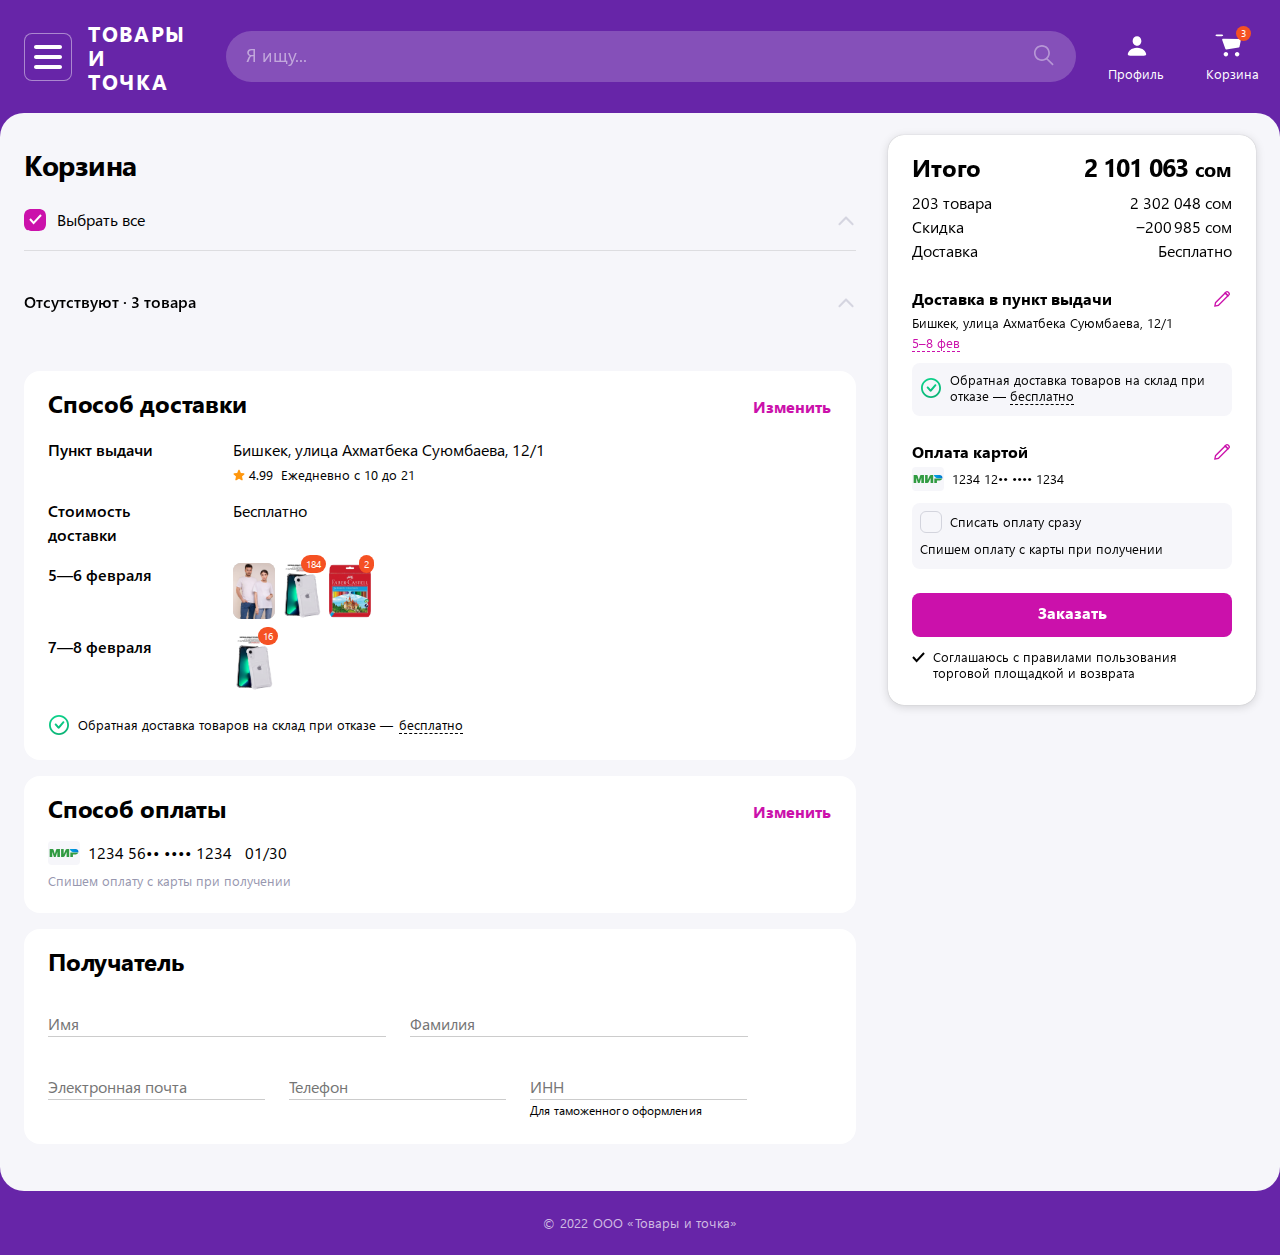
<file: index.html>
<!DOCTYPE html>
<html lang="ru">
  <head>
    <meta charset="UTF-8" />
    <meta name="viewport" content="width=device-width, initial-scale=1.0" />
    <title>ТОВАРЫ И ТОЧКА</title>
    <link rel="stylesheet" href="./css/normalize.css" />
    <link rel="stylesheet" href="./css/fonts.css" />
    <link rel="stylesheet" href="./css/style.css" />
    <link rel="stylesheet" href="./css/header.css" />
    <link rel="stylesheet" href="./css/basket.css" />
    <link rel="stylesheet" href="./css/placing.css" />
    <link rel="stylesheet" href="./css/sidebar.css" />
    <link rel="stylesheet" href="./css/footer.css" />
    <link rel="stylesheet" href="./css/modal.css" />
    <link rel="stylesheet" href="./css/1023px.css" />
    <link rel="stylesheet" href="./css/576px.css" />
    <link rel="stylesheet" href="./css/helpers.css" />
  </head>
  <body>
    <header class="header">
      <div class="container header__container">
        <div class="header__catalog-logo">
          <button type="submit" class="catalog-btn"></button>
          <div class="header__logo">
            <h1 class="logo bold">Товары и точка</h1>
          </div>
        </div>
        <div class="search">
          <input type="text" class="search__input" placeholder="Я ищу..." />
          <button type="submit" class="search-btn"></button>
        </div>
        <div class="navbar">
          <div class="navbar__item">
            <div class="navbar__icon">
              <img class="icon__svg" src="./img/profile.svg" alt="" />
            </div>
            <span class="icons-description">Профиль</span>
          </div>
          <div class="navbar__item">
            <div class="navbar__icon navbar__icon_basket">
              <img class="icon__svg" src="./img/cart.svg" alt="" />
              <span class="basket-label">3</span>
            </div>
            <span class="icons-description">Корзина</span>
          </div>
        </div>
      </div>
    </header>
    <main class="container main-container">
      <div class="content">
        <div class="basket">
          <h1 class="basket__header bold">Корзина</h1>
          <p id="emptyCard" class="display-none semi-bold">
            В корзине пока пусто
          </p>
          <div class="accordion" id="accordionGoods">
            <div class="accordion__choose">
              <input
                class="checkbox-label checkbox-label-choose"
                id="checkbox-choose"
                type="checkbox"
                checked
              />
              <label
                class="label-checkbox accordion__header"
                for="checkbox-choose"
                >Выбрать все</label
              >
            </div>
            <span
              class="accordion__header-hide accordion__header-hide_hidden semi-bold"
              >266 товаров · 2 100 569 сом</span
            >
            <div class="accordion__hide-btn">
              <button class="hide-btn hide-btn-instock"></button>
            </div>
          </div>
          <div class="basket__list basket__list-instock basket__list_overflow">
            <template id="list-item-template">
              <div class="list-item list-item-instock" data-item="true">
                <div class="list-item__goods">
                  <div class="list-item__goods-img">
                    <div class="goods-img__checkbox">
                      <input
                        class="checkbox-label checkbox-item"
                        id=""
                        type="checkbox"
                        name="goods"
                        checked
                      />
                      <label class="label-checkbox checkbox-mob" for=""></label>
                    </div>
                    <img class="content-img" src=" " alt="" />
                  </div>
                  <div class="list-item__goods-info">
                    <div class="list-item__price_mobile">
                      <div class="list-item__price-new">
                        <span class="price-new__digit bold"></span>
                        <span class="price-new__valute bold">сом</span>
                      </div>
                      <span class="list-item__price-sale gray"
                        ><span class="price-sale-count"></span> сом</span
                      >
                    </div>
                    <span class="goods-info__title"></span>
                    <div class="goods-info__properties">
                      <span class="color"></span>
                      <span class="good-size"></span>
                    </div>
                    <div class="comstore gray">
                      <span class="storage"></span>
                      <div class="comstore__company">
                        <span class="comstore__company-name"></span>
                        <span class="icon-i">
                          <div class="tooltip tooltip-i">
                            <span class="tooltip-name bold"></span>
                            <span class="ogrn"></span>
                            <span class="addr"></span>
                          </div>
                        </span>
                      </div>
                    </div>
                  </div>
                </div>
                <div class="list-item__right">
                  <div class="list-item__remainder">
                    <div class="counter">
                      <span class="counter__sign counter__sign_minus">−</span>
                      <span class="counter__count"
                        ><input
                          class="counter__input"
                          type="number"
                          value=""
                          disabled
                      /></span>
                      <span class="counter__sign counter__sign_plus">+</span>
                    </div>
                    <span class="count-cood"></span>
                    <span class="remainder-alert remainder-alert_hidden"></span>
                    <div class="remainder__icons">
                      <button class="action-icon hearth"></button>
                      <button class="action-icon delete"></button>
                    </div>
                  </div>
                  <div class="list-item__price">
                    <div class="list-item__price-new">
                      <span class="price-new__digit bold"></span>
                      <span class="price-new__valute bold">сом</span>
                    </div>
                    <span class="list-item__price-sale gray">
                      <span class="price-sale-count"></span> сом
                      <div class="tooltip tooltip-sale">
                        <div class="tooltip-sale__header">
                          <span>Скидка 55%</span>
                          <span>Скидка покупателя 10%</span>
                        </div>
                        <div class="tooltip-sale__cont">
                          <span>−300 сом</span>
                          <span>−30 сом</span>
                        </div>
                      </div>
                    </span>
                  </div>
                </div>
              </div>
            </template>
          </div>
        </div>
        <div class="basket basket__soldout">
          <div class="solduot__header semi-bold">
            <span>Отсутствуют · 3 товара</span>
            <div class="accordion__hide-btn">
              <button class="hide-btn hide-btn-soldout"></button>
            </div>
          </div>
          <div class="basket__list basket__list-soldout gray">
            <div class="list-item solduot__list-item list-item-mob">
              <div class="list-item__goods">
                <div class="list-item__goods-img">
                  <img
                    class="content-img content-img_soldout"
                    src="./img/content/tshirt.png"
                    alt=""
                  />
                </div>
                <div class="list-item__goods-info">
                  <span class="goods-info__title goods-info__title_width"
                    >Футболка UZcotton мужская</span
                  >
                  <div class="goods-info__properties">
                    <span>Цвет: белый</span>
                    <span class="good-size">Размер: 56</span>
                  </div>
                </div>
              </div>
              <div class="list-item__right list-item__right-mob">
                <div class="soldout__right">
                  <div class="remainder__icons remainder__icons-mob">
                    <button class="action-icon hearth"></button>
                    <button class="action-icon delete solduot__delete"></button>
                  </div>
                </div>
              </div>
            </div>
            <div class="list-item solduot__list-item list-item-mob">
              <div class="list-item__goods">
                <div class="list-item__goods-img">
                  <img
                    class="content-img content-img_soldout"
                    src="./img/content/case.png"
                    alt=""
                  />
                </div>
                <div class="list-item__goods-info">
                  <span class="goods-info__title goods-info__title_width"
                    >Силиконовый чехол картхолдер (отверстия) для карт,
                    прозрачный кейс бампер на Apple iPhone XR, MobiSafe</span
                  >
                  <div class="goods-info__properties">
                    <span>Цвет: прозрачный</span>
                    <span class="good-size"></span>
                  </div>
                </div>
              </div>
              <div class="list-item__right list-item__right-mob">
                <div class="soldout__right">
                  <div class="remainder__icons remainder__icons-mob">
                    <button class="action-icon hearth"></button>
                    <button class="action-icon delete solduot__delete"></button>
                  </div>
                </div>
              </div>
            </div>
            <div class="list-item solduot__list-item list-item-mob">
              <div class="list-item__goods">
                <div class="list-item__goods-img">
                  <img
                    class="content-img content-img_soldout"
                    src="./img/content/pencils.png"
                    alt=""
                  />
                </div>
                <div class="list-item__goods-info">
                  <span class="goods-info__title goods-info__title_width"
                    >Карандаши цветные Faber-Castell "Замок", набор 24 цвета,
                    заточенные, шестигранные, Faber-Castell</span
                  >
                </div>
              </div>
              <div class="list-item__right list-item__right-mob">
                <div class="soldout__right">
                  <div class="remainder__icons remainder__icons-mob">
                    <button class="action-icon hearth"></button>
                    <button class="action-icon delete solduot__delete"></button>
                  </div>
                </div>
              </div>
            </div>
          </div>
        </div>
        <div class="placing">
          <div class="placing__item delivery">
            <div class="delivery__method">
              <div class="placing__header bold">
                Способ доставки
                <button class="change-btn bold" id="modalDeliveryPlacing">
                  Изменить
                </button>
              </div>
              <div class="delivery__list">
                <div class="delivery__item">
                  <span
                    class="delivery__item-header delivery__item-header-point semi-bold"
                    >Пункт выдачи</span
                  >
                  <div class="item__point">
                    <span class="point__addr"
                      >Бишкек, улица Ахматбека Суюмбаева, 12/1</span
                    >
                    <div class="point__rating">
                      <img src="./img/star.svg" alt="" />
                      <span class="rating__star">4.99</span> Ежедневно с 10 до
                      21
                    </div>
                  </div>
                </div>
                <div class="delivery__item">
                  <span class="delivery__item-header semi-bold"
                    >Стоимость доставки</span
                  >
                  <span class="delivery__item-cost">Бесплатно</span>
                </div>
                <div class="delivery__item" id="delivery">
                  <span class="delivery__item-header semi-bold"
                    >5—6 февраля</span
                  >
                  <div class="delivery__item-goods">
                    <div class="item-goods__good" id="item_1">
                      <img
                        class="item1 item-goods__good-img"
                        src="./img/content/tshirt.png"
                        alt=""
                      />
                      <span id="item-1" class="item-goods__good-label"></span>
                    </div>
                    <div class="item-goods__good" id="item_2">
                      <img
                        class="item2 item-goods__good-img"
                        src="./img/content/case.png"
                        alt=""
                      />
                      <span id="item-2" class="item-goods__good-label"
                        >184</span
                      >
                    </div>
                    <div class="item-goods__good" id="item_3">
                      <img
                        class="item3 item-goods__good-img"
                        src="./img/content/pencils.png"
                        alt=""
                      />
                      <span id="item-3" class="item-goods__good-label">2</span>
                    </div>
                  </div>
                </div>
                <div class="delivery__item" id="delivery-other">
                  <span class="delivery__item-header semi-bold"
                    >7—8 февраля</span
                  >
                  <div class="delivery__item-goods">
                    <div class="item-goods__good">
                      <img
                        class="item2 item-goods__good-img"
                        src="./img/content/case.png"
                        alt=""
                      />
                      <span id="item-4" class="item2 item-goods__good-label"
                        >16</span
                      >
                    </div>
                  </div>
                </div>
              </div>
            </div>
            <div class="delivery__return">
              <img src="./img/price-shipping.svg" alt="" />
              <span
                >Обратная доставка товаров на склад при отказе —
                <span class="delivery__return-free"
                  >бесплатно
                  <div class="tooltip tooltip-free tooltip-free-delivery">
                    Если товары вам не подойдут, мы вернем их обратно на склад —
                    это бесплатно
                  </div>
                </span></span
              >
            </div>
          </div>
          <div class="placing__item payment">
            <div class="payment__content">
              <div class="placing__header bold">
                Способ оплаты
                <button class="change-btn bold" id="modalPayPlacing">
                  Изменить
                </button>
              </div>
              <div class="payment__card">
                <div class="payment__card-system placing__payment__card-system">
                  <img src="./img/payment-system.svg" alt="" />
                </div>
                <span class="payment__card-number">1234 56•• •••• 1234</span>
                01/30
              </div>
            </div>
            <span class="payment__description gray"
              >Спишем оплату с карты при получении</span
            >
          </div>
          <div class="placing__item recepient">
            <span class="placing__header bold">Получатель</span>
            <div class="recepient__list">
              <div class="recepient__userdata recepient__userdata_top">
                <label class="userdata__label-top gray" for="name">Имя</label>
                <input
                  class="userdata__input"
                  type="text"
                  name="name"
                  id="name"
                  placeholder="Имя"
                  autocomplete="given-name"
                />
                <label
                  class="userdata__label-bottom"
                  for="name"
                  id="namebottom"
                ></label>
              </div>
              <div class="recepient__userdata recepient__userdata_top">
                <label class="userdata__label-top gray" for="lastname"
                  >Фамилия</label
                >
                <input
                  class="userdata__input"
                  type="text"
                  name="lastname"
                  id="lastname"
                  placeholder="Фамилия"
                />
                <label
                  class="userdata__label-bottom"
                  for="lastname"
                  id="lastnamebottom"
                ></label>
              </div>
              <div class="recepient__userdata recepient__userdata_bottom">
                <label class="userdata__label-top gray" for="email"
                  >Почта</label
                >
                <input
                  class="userdata__input"
                  type="email"
                  name="email"
                  id="email"
                  placeholder="Электронная почта"
                  autocomplete="email"
                />
                <label
                  class="userdata__label-bottom"
                  for="email"
                  id="emailbottom"
                ></label>
              </div>
              <div class="recepient__userdata recepient__userdata_bottom">
                <label class="userdata__label-top gray" for="tel"
                  >Телефон</label
                >
                <input
                  class="userdata__input"
                  type="tel"
                  name="tel"
                  id="tel"
                  placeholder="Телефон"
                  maxlength="30"
                  autocomplete="tel"
                />
                <label
                  class="userdata__label-bottom"
                  for="tel"
                  id="telbottom"
                ></label>
              </div>
              <div class="recepient__userdata recepient__userdata_bottom">
                <label class="userdata__label-top gray" for="inn">ИНН</label>
                <input
                  class="userdata__input"
                  type="number"
                  name="inn"
                  id="inn"
                  placeholder="ИНН"
                />
                <label
                  class="userdata__label-bottom userdata__label-bottom_inn"
                  id="innbottom"
                  for="inn"
                  >Для таможенного оформления</label
                >
              </div>
            </div>
          </div>
        </div>
      </div>
      <div class="sidebar">
        <div class="sidebar__content">
          <div class="sidebar__content cost">
            <div class="cost-header bold">
              <span class="cost-header-left">Итого</span>
              <span class="cost-header-right"
                ><span class="cost-header-number" id="animatedNumber"
                  >2 101 063 </span
                ><span class="cost-header-valute">сом</span></span
              >
            </div>
            <div class="cost-list">
              <div class="cost-item">
                <span class="amount-all">203 товара</span>
                <span class="cost-no-sale">2 302 048 сом</span>
              </div>
              <div class="cost-item">
                <span>Скидка</span>
                <span class="cost-sale">−200 985 сом</span>
              </div>
              <div class="cost-item">
                <span>Доставка</span>
                <span>Бесплатно</span>
              </div>
            </div>
          </div>
          <div class="sidebar-delivery">
            <div class="sidebar-delivery__point">
              <div class="point__header bold">
                <span class="point__header-sidebar"
                  >Доставка в пункт выдачи</span
                >
                <button class="edit-btn" id="modalDeliverySidebar"></button>
              </div>
              <span class="point__addr-sidebar"
                >Бишкек, улица Ахматбека Суюмбаева, 12/1</span
              >
              <span class="point__data">5–8 фев</span>
            </div>
            <div class="sidebar-delivery__return">
              <img src="./img/price-shipping.svg" alt="" />
              <span
                >Обратная доставка товаров на склад при отказе —
                <span
                  class="delivery__return-free sidebar-delivery__return-free"
                  >бесплатно
                  <div class="tooltip tooltip-free">
                    Если товары вам не подойдут, мы вернем их обратно на склад —
                    это бесплатно
                  </div>
                </span></span
              >
            </div>
          </div>
          <div class="sidebar-payment">
            <div class="sidebar-payment-top">
              <div class="point__header bold">
                Оплата картой
                <button class="edit-btn" id="modalPaySidebar"></button>
              </div>
              <div class="payment__card">
                <div class="payment__card-system sidebar__payment__card-system">
                  <img src="./img/payment-system.svg" alt="" />
                </div>
                <span class="sidebar-payment-card">1234 12•• •••• 1234</span>
              </div>
            </div>
            <div class="sidebar-payment-bottom">
              <input class="checkbox-label" id="checkbox-pay" type="checkbox" />
              <label class="label-checkbox" for="checkbox-pay"
                >Списать оплату сразу</label
              >
              <span class="sidebar-payment-description"
                >Спишем оплату с карты при получении</span
              >
            </div>
          </div>
        </div>
        <div class="sidebar__btn">
          <button class="btn__to-order bold" id="submit-button">
            Заказать
          </button>
          <div class="btn__description">
            <img src="./img/check.svg" alt="" />
            Соглашаюсь с правилами пользования торговой площадкой и возврата
          </div>
        </div>
      </div>
    </main>
    <footer>
      <div class="container footer-container">
        <div class="footer-content">
          <p class="footer-description">
            © 2022 ООО <span class="footer-logo">«Товары и точка»</span>
          </p>
        </div>
      </div>
    </footer>
    <div class="tabbar-mob">
      <a class="tabbar__link" href=""
        ><span class="tabbar__icon main-svg"></span
      ></a>
      <a class="tabbar__link" href=""
        ><span class="tabbar__icon catalog-svg"></span
      ></a>
      <a class="tabbar__link" href=""
        ><span class="tabbar__icon cart-svg"
          ><span class="tabbar__label">3</span></span
        ></a
      >
      <a class="tabbar__link" href=""
        ><span class="tabbar__icon favorites-svg"></span
      ></a>
      <a class="tabbar__link" href=""
        ><span class="tabbar__icon profile-svg"></span
      ></a>
    </div>
    <div id="modalPay" class="modal modal-pay">
      <div class="modal__header">
        <span class="modal__header-text bold">Способ оплаты</span>
        <button class="close-modal-button" id="modalPayCloseTop"></button>
      </div>
      <div class="modal-pay__content">
        <div class="modal-pay__content-cards">
          <div class="card-item">
            <input
              type="radio"
              class="card-item-btn"
              id="card-1"
              name="cards"
              value="option1"
              checked
            />
            <label class="card-item-btn-label" for="card-1">
              <span class="card-label">
                <span class="card-label-icon">
                  <img src="./img/payment-system.svg" alt="" />
                </span>
              </span>
              <span class="card-number"> 1234 56•• •••• 1234 </span>
            </label>
          </div>
          <div class="card-item">
            <input
              type="radio"
              class="card-item-btn"
              id="card-2"
              name="cards"
              value="option1"
            />
            <label class="card-item-btn-label" for="card-2">
              <span class="card-label">
                <img src="./img/visa.svg" alt="" />
              </span>
              <span class="card-number"> 1234 56•• •••• 1235 </span>
            </label>
          </div>
          <div class="card-item">
            <input
              type="radio"
              class="card-item-btn"
              id="card-3"
              name="cards"
              value="option1"
            />
            <label class="card-item-btn-label" for="card-3">
              <span class="card-label">
                <img src="./img/mastercard.svg" alt="" />
              </span>
              <span class="card-number"> 1234 56•• •••• 1236 </span>
            </label>
          </div>
          <div class="card-item">
            <input
              type="radio"
              class="card-item-btn"
              id="card-4"
              name="cards"
              value="option1"
            />
            <label class="card-item-btn-label" for="card-4">
              <span class="card-label">
                <img src="./img/maestro.svg" alt="" />
              </span>
              <span class="card-number"> 1234 56•• •••• 1237 </span>
            </label>
          </div>
        </div>
      </div>
      <div class="modal-pay__bottom">
        <button class="modal-pay__bottom-btn bold" id="modalPayCloseBottom">
          Выбрать
        </button>
      </div>
    </div>
    <div id="overlay" class="overlay"></div>

    <div id="modalDelivery" class="modal modaldelivery">
      <div class="modal__header">
        <span class="modal-pay__header-text bold">Способ доставки</span>
        <button class="close-modal-button" id="modalDeliveryCloseTop"></button>
      </div>
      <div class="modaldelivery__content">
        <div class="tabs">
          <div class="tab bold" id="opentab1">В пункт выдачи</div>
          <div class="tab bold" id="opentab2">Курьером</div>
        </div>

        <div id="tab2" class="tab-content">
          <div class="tab-content__header bold">Мои адреса</div>
          <div class="tab-item-courrier">
            <input
              type="radio"
              class="card-item-btn radio-btn-tab"
              id="courrier1"
              name="tab-courrier"
            />
            <label class="card-item-btn-label" for="courrier1">
              <span class="tab-label-courrier tab-point-courrier">
                Бишкек, улица Табышалиева, 57
              </span>
            </label>
            <button class="action-icon delete"></button>
          </div>
          <div class="tab-item-courrier">
            <input
              type="radio"
              class="card-item-btn radio-btn-tab"
              id="courrier2"
              name="tab-courrier"
            />
            <label class="card-item-btn-label" for="courrier2">
              <span class="tab-label-courrier tab-point-courrier">
                Бишкек, улица Жукеева-Пудовкина, 77/1
              </span>
            </label>
            <button class="action-icon delete"></button>
          </div>
          <div class="tab-item-courrier">
            <input
              type="radio"
              class="card-item-btn radio-btn-tab"
              id="courrier3"
              name="tab-courrier"
            />
            <label class="card-item-btn-label" for="courrier3">
              <span class="tab-label-courrier tab-point-courrier">
                Бишкек, микрорайон Джал, улица Ахунбаева Исы, 67/1
              </span>
            </label>
            <button class="action-icon delete"></button>
          </div>
        </div>

        <div id="tab1" class="tab-content">
          <div class="tab-content__header bold">Мои адреса</div>
          <div class="tab-item-courrier">
            <input
              type="radio"
              class="card-item-btn radio-btn-tab"
              id="point1"
              name="tab-point"
            />
            <label class="card-item-btn-label item-btn-courrier" for="point1">
              <div class="tab-label-courrier">
                <span class="tab-point-select"
                  >г. Бишкек, микрорайон Джал, улица Ахунбаева Исы, д.
                  67/1</span
                >
                <div class="courrier_rating gray">
                  <img src="./img/star.svg" alt="" />Пункт выдачи
                </div>
              </div>
            </label>
            <button class="action-icon delete"></button>
          </div>
          <div class="tab-item-courrier">
            <input
              type="radio"
              class="card-item-btn radio-btn-tab"
              id="point2"
              name="tab-point"
            />
            <label class="card-item-btn-label item-btn-courrier" for="point2">
              <div class="tab-label-courrier">
                <span class="tab-point-select"
                  >г. Бишкек, микрорайон Джал, улица Ахунбаева Исы, д.
                  67/1</span
                >
                <div class="courrier_rating gray">
                  <img src="./img/star.svg" alt="" /><span class="rating__star"
                    >4.99</span
                  >Пункт выдачи
                </div>
              </div>
            </label>
            <button class="action-icon delete"></button>
          </div>
          <div class="tab-item-courrier">
            <input
              type="radio"
              class="card-item-btn radio-btn-tab"
              id="point3"
              name="tab-point"
            />
            <label class="card-item-btn-label item-btn-courrier" for="point3">
              <div class="tab-label-courrier">
                <span class="tab-point-select"
                  >г. Бишкек, улица Табышалиева, д. 57</span
                >
                <div class="courrier_rating gray">
                  <img src="./img/star.svg" alt="" /><span class="rating__star"
                    >4.99</span
                  >Пункт выдачи
                </div>
              </div>
            </label>
            <button class="action-icon delete"></button>
          </div>
        </div>
      </div>
      <div class="modal-pay__bottom">
        <button
          class="modal-pay__bottom-btn bold select-point"
          id="modalDeliveryCloseBottom"
        >
          Выбрать
        </button>
      </div>
    </div>
    <script src="./js/data.js"></script>
    <script src="./js/item.js"></script>
    <script src="./js/main.js"></script>
    <script src="./js/modalHandler.js"></script>
    <script src="./js/basket.js"></script>
    <script src="./js/valid.js"></script>
  </body>
</html>
</file>
<file: css/fonts.css>
@font-face {
  font-family: 'Segoe UI';
  font-weight: 700;
  src: url('./../fonts/SegoeUI-Bold.woff2') format('woff2'),
    url('./../fonts/SegoeUI-Bold.woff') format('woff');
}

@font-face {
  font-family: 'Segoe UI';
  font-weight: 400;
  src: url('./../fonts/SegoeUI-Regular.woff2') format('woff2'),
    url('./../fonts/SegoeUI-Regular.woff') format('woff');
}

@font-face {
  font-family: 'Segoe UI';
  font-weight: 600;
  src: url('./../fonts/SegoeUI-SemiBold.woff2') format('woff2'),
    url('./../fonts/SegoeUI-SemiBold.woff') format('woff');
}

.semi-bold {
  font-family: 'Segoe UI', Arial, sans-serif;
  font-weight: 600;
}

.bold {
  font-family: 'Segoe UI', Arial, sans-serif;
  font-weight: 700;
}
</file>
<file: css/style.css>
:root {
    --system-violet-color: rgba(103, 37, 168, 1);
    --system-white-color: rgba(255, 255, 255, 1);
    --system-magenta-color: rgba(203, 17, 171, 1);
    --system-orange-color: rgba(245, 81, 35, 1);
    --system-gray-color: rgba(151, 151, 175, 1);
}

.gray {
    color: var(--system-gray-color);
}

* {
    box-sizing: border-box;
}

body {
    background: var(--system-violet-color);
    font-family: 'Segoe UI', Arial, sans-serif;
    font-weight: 400;
}

.container {
    max-width: 1400px;
    margin-right: auto;
    margin-left: auto;
}

.header__container {
    display: flex;
    padding: 16px 20px 16px 24px;
    align-items: center;
    gap: 32px;
    
}

.header__catalog-logo{
    display: flex;
    width: 170px;
    align-items: center;
    gap: 14px;
}

.catalog-btn {
    border-radius: 8px;
    border: 1px solid rgba(255, 255, 255, 0.45);
    padding: 12px 10px;
    background-position: 50%;
    width: 48px;
    height: 48px;
    background-image: url(/img/burger.svg);
    background-color: transparent;
    background-repeat: no-repeat;
    cursor: pointer;
    transition: border .3s ease;
}

.catalog-btn:hover { 
    border: 1px solid white;
}

.header__logo {
    width: 108px;
    padding: 2px 1px 7px 2px;
}

.logo {
    width: 108px;
    color: var(--system-white-color);
    font-size: 30px;
    line-height: 0.79;
    font-variant: all-small-caps;
    margin: 0;
    letter-spacing: 1.7px;
    word-spacing: 1.4px;
}

.search {
    position: relative;
    width: 100%;
}

.search__input {
    padding: 14px 50px 16px 20px;
    border-radius: 36px;
    border: none;
    background-color: rgba(255, 255, 255, 0.2);
    width: 100%;
    position: relative;
    transition: background-color .3s ease;
    color: white;
    font-family: 'Segoe UI', Arial, sans-serif;
    font-weight: 400;
    font-size: 18px;
}

.search__input:hover {
    background-color: rgba(255, 255, 255, 0.4);
}

.search__input:focus {
    background-color: rgba(255, 255, 255, 0.4);
    outline: none;
}

.search__input::placeholder {
    color: var(--system-white-color);
    opacity: 0.5;
    font-family: 'Segoe UI', Arial, sans-serif;
    font-weight: 400;
    font-size: 18px;
    letter-spacing: 0.2px;
}

.search-btn {
    border: none;
    background-image: url(/img/search.svg);
    width: 24px;
    height: 24px;
    background-repeat: no-repeat; 
    background-color: transparent;
    position: absolute;
    top: 12px;
    right: 20px;
    cursor: pointer;
}

.navbar {
    display: flex;
    gap: 40px;
}

.navbar__item {
    display: flex;
    flex-direction: column;
    align-items: center;
    gap: 5px;
    position: relative;
}

.navbar__icon {
    width: 56px;
    height: 30px;
    padding: 0px 15px 0px 15px;
}

.navbar__icon_basket {
    padding-left: 10px; 
}

.icon__svg {
    width: 28px;
    height: 28px; 
}

.basket-label {
    position: absolute;
    border-radius: 16px;
    background: var(--system-orange-color);
    color: var(--system-white-color);
    text-align: center;
    font-size: 10px;
    line-height: 1.6; 
    bottom: 40px;
    left: 32px;
    padding: 0 5px;
    white-space: nowrap;
}

.icons-description {
    color: var(--system-white-color);
    font-size: 13px;
}

.main-container {
    border-radius: 24px ;
    background: rgba(246, 246, 250, 1);
    display: flex;
    padding: 22px 24px 16px 24px;
    align-items: flex-start;
    gap: 32px; 
}

.content {
    display: flex;
    width: 100%; 
    max-width: 891px;
    padding-top: 12px;
    padding-bottom: 31px;
    display: flex;
    flex-direction: column;
    gap: 40px; 
}

.basket {
    display: flex;
    min-width: 640px;
    flex-direction: column;
    background: rgba(246, 246, 250, 1);
}

.basket__header {
    margin: 0;
    font-size: 28px;
    line-height: 1.3; 
    letter-spacing: -0.28px;
    padding-bottom: 27px;
}

.accordion {
    display: flex;
    padding-bottom: 16px;
    border-bottom: 1px solid rgba(0, 0, 0, 0.10);
}

.accordion-left {
    display: flex;
}

.checkbox-label {
    position: absolute;
    z-index: -1;
    opacity: 0;
}

.checkbox-label + .label-checkbox {
    cursor: pointer;
    user-select: none;
    display: flex;
    align-items: center;
    gap: 8px;
    align-self: stretch;
}

.checkbox-label + .label-checkbox::before {
    content: '';
    width: 20px;
    height: 20px;
    border: 1px solid #d3d4dd;
    border-radius: 6px;
    background-repeat: no-repeat;
    background-position: center center;
    background-size: 100% 100%;
    background-color: rgba(246, 246, 250, 1);
}

.checkbox-label:checked + .label-checkbox::before {
    width: 22px;
    height: 22px;
    background-image: url(/img/checkbox.svg);
    border: none;
}

.checkbox-label:not(:disabled):not(:checked) + .label-checkbox:hover::before {
    border-color: #a9a8b0;
}

.accordion__choose {
    height: 24px;
    padding-bottom: 4px;
    font-size: 16px;
    display: flex;
}

.accordion__choose_hidden {
    display: none;
}

.checkbox-label-choose + .accordion__header {
    gap: 11px;
}

.accordion__header-hide {
    font-size: 16px;
    line-height: 1.5;
    display: flex;
}

.accordion__header-hide_hidden {
    display: none;
}


.accordion__hide-btn {
    display: flex;
    flex: 1;
    justify-content: flex-end;
}

.hide-btn {
    width: 20px;
    height: 20px;
    background-image: url(/img/hidebtn.svg);
    border: none;
    background-color: transparent;
    background-repeat: no-repeat;
    filter: opacity(35%);
    transition: transform 0.3s ease;
}

.hide-btn:hover {
    filter: opacity(100%);
}

.hide-btn-flipped {
    transform: rotate(-180deg);
}

.basket__list {
    display: flex;
    flex-direction: column;
    gap: 22px;
    align-self: stretch;
    padding-top: 1px;
    max-height: 0;
    transition: max-height 0.5s ease;
    overflow: hidden;
}

.basket__list_overflow {
    overflow: visible;
}

.list-item {
    display: flex;
    justify-content: space-between;
    align-items: flex-start;
    align-self: stretch;
}

.list-item__goods {
    display: flex;
    padding-top: 10px;
    align-items: flex-start;
    gap: 16px;
    flex: 1 0 0;   
}

.list-item__goods-img {
    display: flex;
    gap: 12px;
}

.goods-img__checkbox {
    display: flex;
    flex-direction: column;
    justify-content: center;
    position: relative;
    
}

.content-img {
    width: 72px;
    height: 96px;
    border-radius: 8px;
    background: linear-gradient(0deg, rgba(0, 0, 0, 0.05) 0%, rgba(0, 0, 0, 0.05) 100%), lightgray 50% / cover no-repeat;
}

.list-item__goods-info {
    display: flex;
    flex-direction: column;
    gap: 8px;
}

.goods-info__title {
    font-size: 16px;
    line-height: 1.5; 
    width: 270px;    
    cursor: pointer;
}

.nowrap {
    white-space: nowrap;
}

.goods-info__properties {
    display: flex;
    font-size: 13px;
    line-height: 1.1; 
}

.good-size {
    padding-left: 17px;
}

.display-none {
    display: none;
}

.display-flex {
    display: flex;
}

.comstore {
    font-size: 13px;
    line-height: 1.3; 
}

.comstore__company {
    display: flex;
    align-items: center;
    gap: 6.5px;
}

.icon-i {
    display: inline-block;
    width: 20px;
    height: 20px;
    background-image: url(/img/icon-i.svg);
    cursor: pointer;
    position: relative;
}

.icon-i:hover .tooltip-i {
    visibility: visible;
}

.tooltip {
    visibility: hidden;
    position: absolute;
    border-radius: 8px;
    filter: drop-shadow(0px 0px 1px rgba(0, 0, 0, 0.30)) drop-shadow(0px 2px 10px rgba(0, 0, 0, 0.15));
    background-color: var(--system-white-color);
    z-index: 2;
}

.tooltip-i {
    width: 280px;
    right: -130px;
    top: 25px;
    display: flex;
    padding: 12px 16px 16px 16px;
    flex-direction: column;
    align-items: flex-start;
    gap: 8px;
    font-size: 13px;
    line-height: 1.23;
    color: #000;
}

.list-item__right {
    display: flex;
    width: 226px;
    padding-top: 7px;
    gap: 16px;
}

.list-item__remainder {
    display: flex;
    padding-top: 3px;
    flex-direction: column;
    align-items: flex-end;
    gap: 9px;
}

.counter {
    border-radius: 8px;
    background: var(--system-white-color);
    display: flex;
    align-items: center;
    padding: 9px 7px 10px 10px;
    user-select: none;
    max-width: 100px;
}

.counter__count {
    text-align: center;
    font-size: 16px;
    min-width: 57px;
}

.counter__input {
    border: none;
    background-color: transparent;
    width: 100%;
    text-align: center;
    /* width: auto; */
}

.counter__input:focus {
    outline: none;
}

.counter__sign {
    font-size: 20px;
    cursor: pointer;
}

.counter__sign_disabled {
    color: rgba(0, 0, 0, 0.20);
    cursor: default;
}

.count-cood {
    display: none;
}

.remainder-alert {
    color: #FF3B30;
    font-size: 13px;
    display: flex;
    align-self: flex-start;
}

.remainder-alert_hidden {
   display: none;
}

.remainder__icons {
    display: flex;
    justify-content: center;
    align-items: center;
    gap: 16px;
}

.hearth {
    width: 20px;
    height: 20px;
    background-image: url(/img/hearth.svg);
    border: none;
    background-color: transparent;
    cursor: pointer;
    transition: 0.3s ease;
}

.hearth:hover {
    background-image: url(/img/hearth-hover.svg);
}

.delete {
    width: 20px;
    height: 20px;
    background-image: url(/img/delete.svg);
    border: none;
    background-color: transparent;
    cursor: pointer;
    transition: 0.3s ease;
}

.delete:hover {
    background-image: url(/img/delete-hover.svg);
}

.list-item__price {
    display: flex;
    flex-direction: column;
    align-items: flex-end;
    gap: 5px;
    flex: 1 0 0;
    align-self: stretch;
}

.list-item__price-new {
    display: flex;
    align-items: baseline;
    gap: 6px
}

.price-new__digit {
    margin: 0;
    text-align: right;
    font-size: 21px;
    line-height: 1.3; 
    letter-spacing: -1px;
}

.price-new__digit_mini {
    font-size: 16px;
    letter-spacing: -0.5px;
    line-height: 1.8; 
}

.price-new__valute {
    margin: 0;
    text-align: right;
    font-size: 16px;
}

.list-item__price-sale {
    font-size: 13px;
    line-height: 1.2;
    position: relative;
    text-decoration:  underline dashed ;
    text-decoration-thickness: 0.9px;
    text-underline-position: under;
    cursor: pointer;
    position: relative;
}

.list-item__price-sale::before {
    content: "";
    position: absolute;
    left: 0;
    bottom: 6px;
    width: 100%;
    height: 1px; 
    background: var(--system-gray-color);
}

.list-item__price-sale:hover .tooltip-sale {
    visibility: visible;
}

.tooltip-sale {
    right: -8px;
    top: 20px;
    display: flex;
    padding: 11px 16px 13px 16px;
    align-items: flex-start;
    gap: 10px;
    font-size: 13px;
    line-height: 1.23;
    color: #000;
    white-space: nowrap;
}

.tooltip-sale__header {
    display: flex;
    gap: 8px;
    flex-direction: column;
}

.tooltip-sale__cont {
    display: flex;
    gap: 8px;
    align-items: flex-end;
    flex-direction: column;
}

.basket__soldout {
    z-index: 1;
    display: flex;
    position: relative;
}

.solduot__header {
    display: flex;
    align-items: center;
    justify-content: space-between;
    align-self: stretch;
    padding-bottom: 18px;
    font-size: 16px;
}

.solduot__list-item:first-child {
    border-top: 1px solid rgba(0, 0, 0, 0.10);
}

.goods-info__title_width {
    width: 286px;
}

.content-img_soldout {
    filter: grayscale(100%);
}

.soldout__right {
    display: flex;
    width: 100px;
    padding-top: 3px;
    flex-direction: column;
    align-items: flex-end;
}

.placing {
    display: flex;
    flex-direction: column;
    align-items: flex-start;
    gap: 16px;
    align-self: stretch;
    min-width: 638px;
}

.placing__item {
    display: flex;
    align-self: stretch;
    border-radius: 16px;
    background: var(--system-white-color);
    flex-direction: column;
    padding: 16px 19px 24px 24px;
}

.delivery {
    gap: 23px;
}

.delivery__method {
    display: flex;
    flex-direction: column;
    align-items: flex-start;
    gap: 18px;
    align-self: stretch;
}

.placing__header {
    display: flex;
    align-items: baseline;
    justify-content: space-between;
    align-self: stretch;
    font-size: 24px;
    line-height: 1.33;
    letter-spacing: -0.24px;
}

.change-btn {
    color: var(--system-magenta-color);
    font-size: 16px;
    line-height: 1.5;
    border: none;
    background-color: transparent;
    cursor: pointer;
}

.change-btn:hover {
    text-shadow: 0 0 1px rgba(203, 17, 171, 0.5);
}

.delivery__list {
    display: flex;
    flex-direction: column;
    align-items: flex-start;
    gap: 16px;
    flex: 1 0 0;
}

.delivery__item {
    display: flex;
    align-items: flex-start;
    gap: 32px;
    align-self: stretch;
   
}

.delivery__item-header {
    font-size: 16px;  
    line-height: 1.5; 
    width: 153px;
}

.item__point {
    display: flex;
    flex-direction: column;
    justify-content: center;
    align-items: flex-start;
    gap: 5px;
}

.point__addr {
    font-size: 16px;
    line-height: 1.5; 
}

.point__rating {
    display: flex;
    align-items: center;
    font-size: 13px;
    line-height: 1.2;
}

.rating__star {
   padding-left: 4px;
   padding-right: 8px;
}

.delivery__item-cost {
    font-size: 16px;
    line-height: 1.5;
}

.delivery__item-goods {
    display: flex;
    align-items: flex-start;
    gap: 6px;
}

.item-goods__good {
    position: relative;
    height: 56px;
}

.item-goods__good-img {
    border-radius: 8px;
    background: linear-gradient(0deg, rgba(0, 0, 0, 0.05) 0%, rgba(0, 0, 0, 0.05) 100%), url(<path-to-image>), lightgray 50% / cover no-repeat, url(<path-to-image>), lightgray 50% / cover no-repeat;
    height: 56px;
}

.item-goods__good-label {
    position: absolute;
    border-radius: 16px;
    background: var(--system-orange-color);
    color: var(--system-white-color);
    text-align: center;
    font-size: 10px;
    line-height: 1.3; 
    top: -8px;
    right: -3px;
    padding: 0 5px;
    white-space: nowrap;
}

.delivery__return {
    display: flex;
    align-items: center;
    gap: 8px;
    align-self: stretch;
    font-size: 13px;
    line-height: 1.23;
}

.delivery__return-free {
    color: #0CB477;
    text-decoration:  underline dashed ;
    text-decoration-thickness: 0.9px;
    text-underline-position: under;
    padding-left: 2px;
    cursor: pointer;
    position: relative;
}

.delivery__return-free:hover .tooltip-free {
    visibility: visible;
}

.tooltip-free {
    left: -193px;
    top: 22px;
    padding: 10px 16px 14px 16px;
    width: 288px;
    font-size: 13px;
    line-height: 1.23;
    color: #000;
}

.tooltip-free-delivery {
    left: -115px;
}

.payment__content {
    display: flex;
    flex-direction: column;
    align-items: flex-start;
    gap: 16px;
    align-self: stretch;
}

.payment__card {
    display: flex;
    align-items: center;
    gap: 8px;
    font-size: 16px;
    line-height: 1.5;
}

.payment__card-system {
    display: flex;
    width: 32px;
    height: 24px;
    justify-content: center;
    align-items: center;
    border-radius: 4px;
    background: rgba(246, 246, 250, 1);
}

.payment__card-number {
    padding-right: 5px;
}

.payment__description {
    padding-top: 8px;
    font-size: 13px;
    line-height: 1.23;
    display: flex;
}

.recepient {
    padding: 16px 24px 24px 24px;
    gap: 35px;
}

.recepient__list {
    display: flex;
    max-width: 700px;
    flex-wrap: wrap;
    gap: 38px 24px;
}

.recepient__userdata {
    display: flex;
    flex-direction: column;
    position: relative;
}

.recepient__userdata_top {
    width: calc(50% - 12px);
}

.recepient__userdata_bottom {
    width: calc(33.3% - 16px);
}

.userdata__label-top {
    display: none;
    position: absolute;
    font-size: 13px;
    letter-spacing: 0.2px;
    top: -20px;
}

.userdata__input {
    border: none;
    border-bottom: 1px solid rgba(0, 0, 0, 0.20);
    padding: 0;
    font-size: 16px;
    line-height: 1.6; 
}

.userdata__input:focus {
    outline: none;
}

input::-webkit-outer-spin-button,
input::-webkit-inner-spin-button {
    -webkit-appearance: none;
    margin: 0;
}


.userdata__label-bottom {
    font-size: 12px;
    line-height: 1.6;
    letter-spacing: 0.1px;
    color: var(--system-orange-color);
}

.userdata__label-bottom_inn {
    color: #000;
}

.sidebar {
    display: flex;
    min-width: 304px;
    flex-direction: column;
    align-items: start;
    padding: 16px 24px 24px 24px;
    gap: 24px;
    border-radius: 16px;
    background: var(--system-white-color);
    box-shadow: 0px 0px 1px 0px rgba(0, 0, 0, 0.30), 0px 2px 10px 0px rgba(0, 0, 0, 0.15);
    position: sticky;
    top: 10px;
}

.sidebar__content {
    display: flex;
    flex-direction: column;
    gap: 24px;
}

.cost {
    gap: 7px;
}

.cost-header {
    display: flex;
    justify-content: space-between;
    font-size: 24px;
    line-height: 1.33;
    letter-spacing: -0.24px;
}

.cost-header-right {
    font-size: 25px;
    letter-spacing: -0.8px;
}

.cost-header-valute {
    font-size: 20px;
    line-height: 1.33;
    letter-spacing: -0.2px;
}

.cost-list {
    display: flex;
    flex-direction: column;
}

.cost-item {
    display: flex;
    justify-content: space-between;
    font-size: 16px;
    line-height: 1.5; 
}

.sidebar-delivery {
    display: flex;
    flex-direction: column;
    gap: 12px;
}

.sidebar-delivery__point {
    display: flex;
    flex-direction: column;
    gap: 4px;
}

.point__header {
    display: flex;
    justify-content: space-between;
    align-items: center;
    align-self: stretch;
    font-size: 16px;
    line-height: 1.5; 
}

.edit-btn {
    width: 20px;
    height: 20px;
    background-image: url(/img/pencil.svg);
    border: none;
    background-color: transparent;
    cursor: pointer;
    transition: transform 0.3s ease;
}

.edit-btn:hover {
    transform: translateY(-3px); 
}

.point__addr-sidebar {
    font-size: 13px;
    line-height: 1.23;
}

.point__data {
    color: var(--system-magenta-color);
    font-size: 13px;
    line-height: 1.23;
    text-decoration:  underline dashed ;
    text-decoration-thickness: 0.9px;
    text-underline-position: under;
}

.sidebar-delivery__return {
    display: flex;
    padding: 9px 8px 12px 8px;
    align-items: center;
    gap: 8px;
    align-self: stretch;
    border-radius: 8px;
    background: rgba(246, 246, 250, 1);
    font-size: 13px;
    line-height: 1.33; 
}

.sidebar-delivery__return-free {
    padding: 0;
}

.sidebar-payment {
    display: flex;
    flex-direction: column;
    gap: 12px;
}

.sidebar-payment-top {
    display: flex;
    flex-direction: column;
    gap: 3px;
}

.sidebar-payment-card {
    text-align: right;
    font-size: 13px;
    line-height: 1.23; 
}

.sidebar-payment-bottom {
    display: flex;
    padding: 8px 8px 8px 8px;
    flex-direction: column;
    align-items: flex-start;
    align-self: stretch;
    border-radius: 8px;
    /* gap: 8px; */
    background: rgba(246, 246, 250, 1);
    font-size: 13px;
    line-height: 1.23;
}

.sidebar-payment-description {
    padding-top: 8px;
    padding-bottom: 4px;
    display: flex;
}

.sidebar__btn {
    display: flex;
    flex-direction: column;
    align-items: flex-start;
    gap: 12px;
    align-self: stretch;
}

.btn__to-order {
    display: flex;
    height: 44px;
    padding: 0px 32px 5px 32px;
    justify-content: center;
    align-items: center;
    align-self: stretch;
    border: none;
    border-radius: 8px;
    background: var(--system-magenta-color);
    color: var(--system-white-color);
    font-size: 16px;
    line-height: 1.5; 
    cursor: pointer;
}

.btn__to-order:hover {
    background: #dc21bd;
}

.btn__to-order:active {
    background: #a11189;
}

.btn__description {
    display: flex;
    align-items: flex-start;
    gap: 8px;
    font-size: 13px;
    line-height: 1.23;
    padding-right: 2px;
}

.footer-container {
    display: flex;
    flex-direction: column;
    align-items: flex-start;
    align-self: stretch;
}

.footer-content {
    display: flex;
    padding: 11px 24px;
    flex-direction: column;
    align-items: center;
    align-self: stretch;
}

.footer-description {
    align-self: stretch;
    color: rgba(255, 255, 255, 0.70);
    text-align: center;
    font-size: 13px;
    line-height: 1.23;
    word-spacing: 0.4px;
    letter-spacing: 0.1px;
}

.list-item__price_mobile {
    display: none;
}

.tabbar-mob {
    display: none;
}

.modal {
    flex-direction: column;
    align-items: flex-start;
    position: fixed;
    top: 50%;
    left: 50%;
    transform: translate(-50%, -50%);
    border-radius: 16px;
    background: var(--background-white, var(--system-white-color));
    box-shadow: 0px 4px 10px 0px rgba(0, 0, 0, 0.20);
    z-index: 2;
}

.modal-pay {
    display: none;
    min-width: 400px;
}

.modal__header {
    display: flex;
    padding: 16px 20px 13px 24px;
    align-items: flex-start;
    align-self: stretch;
    justify-content: space-between;
}


.modal-pay__header-text {
    display: flex;
    flex: 1 0 0;
    font-size: 20px;
    line-height: 1.4; 
    letter-spacing: -0.2px;
}

.close-modal-button {
    display: flex;
    padding-top: 4px;
    align-self: stretch;
    width: 24px;
    height: 24px;
    background-image: url(/img/modal-exit.svg);
    border: none;
    background-color: transparent;
    cursor: pointer;
    padding: 0;
}

.modal-pay__content {
    display: flex;
    padding: 1px 22px 123px 22px;
    flex-direction: column;
    align-items: center;
    gap: 24px;
    align-self: stretch;
}

.modal-pay__content-cards {
    display: flex;
    flex-direction: column;
    align-items: flex-start;
    gap: 16px;
    align-self: stretch;
}

.card-item-btn {
    position: absolute;
    z-index: -1;
    opacity: 0;
}

.card-item-btn + .card-item-btn-label {
    cursor: pointer;
    user-select: none;
    display: flex;
    align-items: stretch;
    gap: 6px;
    align-self: stretch;
}

.card-item-btn + .card-item-btn-label::before {
    content: '';

    width: 14px;
    height: 14px;
    border: 1px solid #d3d4dd;
    border-radius: 50%;
    background-color: var(--system-white-color); 
    margin-left: 3px;
    
}

.card-item-btn:checked + .card-item-btn-label::before {
    width: 20px;
    height: 20px;
    background-image: url(/img/radio-btn.svg);
    border: none;
    margin-left: 0px;
    
}

.card-item-btn:not(:disabled):not(:checked) + .card-item-btn-label:hover::before {
    border-color: #a9a8b0;
}

.card-label {
    display: flex;
    width: 32px;
    height: 24px;
    padding: 0px 4px;
    flex-direction: column;
    justify-content: center;
    align-items: center;
    border-radius: 4px;
    background: rgba(246, 246, 250, 1);
}

.card-number {
    font-size: 16px;
    line-height: 1.5; 
}

.modal-pay__bottom {
    display: flex;
    padding: 16px 24px 24px 24px;
    flex-direction: column;
    align-items: flex-start;
    gap: 10px;
    align-self: stretch;
}

.modal-pay__bottom-btn {
    display: flex;
    height: 44px;
    padding: 0px 48px 5px 48px;
    align-items: center;
    border-radius: 8px;
    background: var(--system-magenta-color);
    box-shadow: 0px 2px 6px 0px rgba(0, 0, 0, 0.08);
    color: var(--system-white-color);
    font-size: 16px;
    line-height: 1.5; 
    border: none;
}

.overlay {
    display: none;
    position: fixed;
    top: 0;
    left: 0;
    width: 100%;
    height: 100%;
    background-color: rgba(5, 0, 10, 0.30);
    z-index: 1; 
}

.modaldelivery{
    display: none;
    width: 500px;
}

.modaldelivery__content {
    display: flex;
    padding: 0px 22px;
    flex-direction: column;
    align-items: center;
    gap: 24px;
    align-self: stretch;
}

.tabs {
    display: flex;
    height: 36px;
    justify-content: center;
    align-items: center;
    gap: 8px;
    align-self: stretch;
}

.tab {
    display: flex;
    padding-bottom: 0px;
    flex-direction: column;
    justify-content: center;
    align-items: center;
    gap: 16px;
    flex: 1 0 0;
    align-self: stretch;
    border-radius: 20px;
    border: 2px solid rgba(203, 17, 171, 0.15); 
    font-size: 13px;
    line-height: 1.23; 
}

.tab:hover {
    border: 2px solid var(--system-magenta-color);
}

.tab-active {
    border: 2px solid var(--system-magenta-color);
}

.tab-content {
    display: flex;
    padding-bottom: 40px;
    flex-direction: column;
    align-items: flex-start;
    gap: 18px;
    align-self: stretch;
}

.tab-content__header {
    display: flex;
    height: 18px;
    padding: 6px 1px;
    flex-direction: column;
    align-items: flex-start;
    gap: 10px;
    align-self: stretch;
    font-size: 13px;
    line-height: 1.23; 
}

.tab-item-courrier {
    display: flex;
    flex-direction: row;
    align-items: flex-start;
    justify-content: space-between;
    gap: 8px;
    align-self: stretch;
}

.tab-label-courrier {
    display: flex;
    flex-direction: column;
    font-size: 16px;
    line-height: 1.2; 
    width: 400px;
}

.item-btn-courrier {
    display: flex;
    padding: 4px 0px 8px 0px;
    flex-direction: row;
    justify-content: flex-start;
    align-items: flex-start;
    gap: 4px;
    flex: 1 0 0;
    
}

.courrier_rating {
    padding-top: 5px;
    display: flex;
    align-items: center;
    gap: 8px;
    font-size: 13px;
    line-height: 1.23;
}

@media (max-width: 1023px) {

    .container {
        max-width: 1024px;
        min-width: 320px;
    }
    
    .header__container {
        padding: 14px 14px 14px 16px;
        gap: 16px;
    }
    
    .header__catalog-logo{
        width: 100%;
        align-items: center;
        gap: 17px;
    }
    
    .catalog-btn {
        border-radius: 0;
        border: none;
        padding: 0;
        width: 28px;
        height: 28px;
        background-image: url(/img/burger-mini.svg);
    }
    
    .header__logo {
        width: 100%;
        padding: 0px 1px 10px 5px;        
    }
    
    .logo {
        width: 198px;
        font-size: 28px;
        line-height: 0;
        letter-spacing: 1.5px;
        word-spacing: 1.4px;
    }
    
    .search__input {
        display: none;
    }
  
    .search-btn {
        top: -14px;
        right: 3px;
        background-image: url(/img/search-w.svg);
    }

    .navbar {
        display: none;
    }

    .main-container {
        gap: 16px;
        padding: 16px 0px 24px 0px;
        flex-direction: column;
    }
    
    .content {
        max-width: none;
        padding-top: 0px;
        padding-bottom: 0px;
        gap: 32px; 
    }
    
    .basket {
        gap: 9px;
        min-width: 270px;
        margin-left: 16px;
        margin-right: 16px;
    }
    
    .basket__header {
        font-size: 20px;
        padding-bottom: 9px;
    }
    
    .accordion {
        padding-bottom: 5px;
        border-bottom: none;

    }

    .accordion__hide-btn {
        padding-right: 4px;
    }
    
    .basket__list {
        border-top: none;
        gap: 15px;
    }

    .solduot__list-item:first-child {
        border-top:none; 
    }

    .list-item {
        flex-direction: column;
        border-top: 1px solid rgba(0, 0, 0, 0.10);
        padding-bottom: 0px;
    }

    .list-item:first-child {
        border-top:none; 
    }
    
    .list-item__goods {
        padding-top: 12px;
    }
    
    .list-item__goods-img {
        gap: 0;
    }
    
    .goods-img__checkbox {
        position: relative;
    }

    .checkbox-mob {
        position: absolute;
        top: 4px;
        left: 4px;
    }
    
    .content-img {
        width: 80px;
        height: 106px;
    }
    
    .list-item__goods-info {
        padding-top: 2px;
        gap: 0px;
    }

    .list-item__price_mobile {
        display: flex;
        gap: 5px;
        flex: 1 0 0;
        display: flex;
        align-items: baseline;
    }
    
    .list-item__price-new {
        gap: 5px 
    }
    
    .price-new__digit {
        font-size: 16px;
        letter-spacing: 0;
    }
    
    .price-new__digit_mini {
        font-size: 15px;
       line-height: 1.3;
    }
    
    .list-item__price-sale {
        line-height: 1.9;
        text-decoration-thickness: 0.9px;
    }
    
    .list-item__price-sale::before {
        bottom: 10px;
    }

    .goods-info__title {
        font-size: 14px;
        line-height: 1.42;
        width: 100%;
        min-width: 203px;
        overflow: hidden;
        display: -webkit-box;
        -webkit-line-clamp: 2;
        -webkit-box-orient: vertical;
        text-overflow: ellipsis;
    }
    
    .nowrap {
        white-space: wrap;
    }
    
    .goods-info__properties {
        padding-top: 8px;
    }

    .comstore {
        padding-top: 7px;
    }
    
    .comstore__company {
        display: none;
    }
    
    .list-item__right {
        display: block;
        width: 100%;        
    }
    
    .list-item__remainder {
        flex-direction: row;
        align-items: center;
        padding-top: 5px;
        gap: 17px;
        justify-content: space-between;
    }
    
    .counter {
        border-radius: 4px;
        padding: 3px 6px 6px 9px; 
        width: 80px;
    }
    
    .counter__count {
        min-width: 39px;
        font-size: 15px;
        padding-top: 1px;
    }
    
    .remainder-alert {
        width: 100%;
        flex: 1;
    }
    
    .remainder__icons {
        gap: 24px;
        padding-right: 12px;
    }

    .remainder-alert {
       
        align-self: center;
    }
    
    .list-item__price {
        display: none;
    }

    .solduot__header {
        margin-top: 18px;
        padding-bottom: 3px;
        margin-bottom: 6px;
    }
    
    .list-item-mob {
        margin-bottom: 1px;
    }

    .goods-info__title_width {
        width: 100%;
        min-width: 192px;
    }
    
    .content-img_soldout {
        filter: grayscale(100%);
    }
    
    .list-item__right-mob {
        display: flex;
        flex-direction: row;
        justify-content: flex-end;
    }
   
    .soldout__right {
        padding-top: 9px;
    }
    
    .remainder__icons-mob {
        padding-right: 4px;
    }
    
    .placing {
        min-width: unset;
        gap: 12px;
    }
    
    .placing__item {
        padding: 16px 10px 24px 16px; 
    }
    
    .delivery {
        gap: 25px;
    }
    
    .delivery__method {
        gap: 8px;
    }
    
    .placing__header {
        font-size: 20px;
    }
    
    .delivery__list {
        gap: 16px;
    }
    
    .delivery__item {
        flex-direction: column;
        gap: 2px;
    }

    .delivery__item:last-child {
        padding-top: 8px;
    }
    
    .point__addr {
        line-height: 1.4;
        font-size: 16px;
    }
    
    .delivery__item-goods {
        padding-top: 9px;
    }
    
    .delivery__return {
        padding-left: 8px;
        padding-right: 12px;
    }
    
    .payment__content {
        gap: 8px;
    }
    
    .recepient {
        padding: 16px 16px 16px 15px;
        gap: 23px;
    }
    
    .recepient__list {
        gap: 45px;
        flex-direction: column;
    }
    
    .recepient__userdata {
        max-width: 350px;
    }
    
    .recepient__userdata_top {
        width: unset;
    }
    
    .recepient__userdata_bottom {
        width: unset;
    }
    
    .userdata__label-top {
        font-size: 12px;
        top: -16px;
    }
    
    .userdata__label-bottom {
        line-height: 2;
        letter-spacing: 0;
        word-spacing: 0px;
    }
    
    .sidebar {
        background: unset;
        box-shadow: unset;
        padding: 10px 16px 16px 16px;
        gap: 20px;
        width: 100%;
    }
    
    .sidebar__content {
        gap: 16px;
        width: 100%;
    }
    
    .cost {
        gap: 7px;
    }
    
    .cost-header {
        font-size: 20px;
    }
    
    .cost-header-right {
        font-size: 20px;
        letter-spacing: -0.2px;
    }
    
    .sidebar-delivery__point {
        display: none;
    }
    
    .sidebar-payment-top {
        display: none;
    }
    
    .sidebar-payment-bottom {
        padding: 6px 8px 12px 8px;
    }
    
    .footer-container {
        padding-bottom: 56px;
    }

    .tabbar-mob {
        display: flex;
        width: 100%;
        height: 56px;
        padding: 0px 13px;
        justify-content: space-between;
        align-items: center;
        background: var(--system-white-color);
        position: fixed;
        bottom: 0;
        left: 0;
        box-shadow: 0px -0.5px 0px 0px rgba(0, 0, 0, 0.30);
        backdrop-filter: blur(2.5px);
    }

    .tabbar__link {
        padding: 12px 0px;
        width: 28px;
    }

    .tabbar__icon {
        display: block;
        width: 28px;
        height: 28px;
        position: relative;
    }

    .main-svg {
        background-image: url(/img/main.svg);
    }

    .catalog-svg {
        background-image: url(/img/catalog.svg);
    }

    .cart-svg {
        background-image: url(/img/cart-mob.svg);
    }

    .tabbar__label {
        position: absolute;
        border-radius: 16px;
        background: var(--system-orange-color);
        color: var(--system-white-color);
        text-align: center;
        font-size: 10px;
        line-height: 1.6; 
        bottom: 16px;
        left: 17px;
        padding: 0 6px;
        white-space: nowrap;
    }

    .favorites-svg {
        background-image: url(/img/favorites.svg);
    }

    .profile-svg {
        background-image: url(/img/profile-mob.svg);
    }

    .tab-label-courrier {
       
        width: unset;
    }

}

@media (max-width: 576px) {
    .modal {
        width: 100%; 
        border-radius: 0;
        height: 100%;
    }
    
    .modal-pay {
        min-width: unset;
    }
    
    .modal-pay__header {
        padding: 20px 22px 15px 16px;
    }
    
    .modal-pay__header-text {
        letter-spacing: -0.5px;
    }
    
    .modal-pay__content {
        padding: 1px 22px 0px 16px;
        flex: 1;
    }
    
    .modal-pay__bottom {
         padding: 16px 28px 24px 16px;
    }
    
    .modal-pay__bottom-btn {
        width: 100%;
        padding: 0px 0px 5px 0px;
        justify-content: center;
    }
    

}
</file>
<file: css/header.css>
.header__container {
  display: flex;
  padding: 16px 20px 16px 24px;
  align-items: center;
  gap: 32px;
}

.header__catalog-logo {
  display: flex;
  width: 170px;
  align-items: center;
  gap: 14px;
}

.catalog-btn {
  border-radius: 8px;
  border: 1px solid rgba(255, 255, 255, 0.45);
  padding: 12px 10px;
  background-position: 50%;
  width: 48px;
  height: 48px;
  background-image: url(./../img/burger.svg);
  background-color: transparent;
  background-repeat: no-repeat;
  cursor: pointer;
  transition: border 0.3s ease;
}

.catalog-btn:hover {
  border: 1px solid white;
}

.header__logo {
  width: 108px;
  padding: 2px 1px 7px 2px;
}

.logo {
  width: 108px;
  color: var(--system-white-color);
  font-size: 30px;
  line-height: 24px;
  font-variant: all-small-caps;
  margin: 0;
  letter-spacing: 1.7px;
  word-spacing: 1.4px;
  cursor: pointer;
}

.search {
  position: relative;
  width: 100%;
}

.search__input {
  padding: 14px 50px 16px 20px;
  border-radius: 36px;
  border: none;
  background-color: rgba(255, 255, 255, 0.2);
  width: 100%;
  position: relative;
  transition: background-color 0.3s ease;
  color: white;
  font-family: 'Segoe UI', Arial, sans-serif;
  font-weight: 400;
  font-size: 18px;
}

.search__input:hover,
.search__input:focus {
  background-color: rgba(255, 255, 255, 0.4);
  outline: none;
}

.search__input::placeholder {
  color: var(--system-white-color);
  opacity: 0.5;
  font-family: 'Segoe UI', Arial, sans-serif;
  font-weight: 400;
  font-size: 18px;
  letter-spacing: 0.2px;
}

.search-btn {
  border: none;
  background-image: url(./../img/search.svg);
  width: 24px;
  height: 24px;
  background-repeat: no-repeat;
  background-color: transparent;
  position: absolute;
  top: 12px;
  right: 20px;
  cursor: pointer;
}

.navbar {
  display: flex;
  gap: 40px;
}

.navbar__item {
  display: flex;
  flex-direction: column;
  align-items: center;
  gap: 5px;
  position: relative;
  cursor: pointer;
}

.navbar__icon {
  width: 56px;
  height: 30px;
  padding: 0px 15px 0px 15px;
}

.navbar__icon_basket {
  padding-left: 10px;
}

.icon__svg {
  width: 28px;
  height: 28px;
}

.basket-label {
  position: absolute;
  border-radius: 16px;
  background: var(--system-orange-color);
  color: var(--system-white-color);
  text-align: center;
  font-size: 10px;
  line-height: 15px;
  bottom: 40px;
  left: 32px;
  padding: 0 5px;
  white-space: nowrap;
}

.icons-description {
  color: var(--system-white-color);
  font-size: 13px;
}
</file>
<file: css/basket.css>
.basket {
  display: flex;
  min-width: 640px;
  flex-direction: column;
  background: rgba(246, 246, 250, 1);
}

.basket__header {
  margin: 0;
  font-size: 28px;
  line-height: 36px;
  letter-spacing: -0.28px;
  padding-bottom: 27px;
}

.accordion {
  display: flex;
  padding-bottom: 16px;
  border-bottom: 1px solid rgba(0, 0, 0, 0.1);
}

.accordion-left {
  display: flex;
}

.checkbox-label {
  position: absolute;
  z-index: -1;
  opacity: 0;
}

.checkbox-label + .label-checkbox {
  cursor: pointer;
  user-select: none;
  display: flex;
  align-items: center;
  gap: 8px;
  align-self: stretch;
}

.checkbox-label + .label-checkbox::before {
  content: '';
  width: 20px;
  height: 20px;
  border: 1px solid rgba(211, 212, 221, 1);
  border-radius: 6px;
  background-repeat: no-repeat;
  background-position: center center;
  background-size: 100% 100%;
  background-color: rgba(246, 246, 250, 1);
}

.checkbox-label:checked + .label-checkbox::before {
  width: 22px;
  height: 22px;
  background-image: url(./../img/checkbox.svg);
  border: none;
}

.checkbox-label:not(:disabled):not(:checked) + .label-checkbox:hover::before {
  border-color: rgba(169, 168, 176, 1);
}

.accordion__choose {
  height: 24px;
  padding-bottom: 4px;
  font-size: 16px;
  display: flex;
}

.accordion__choose_hidden {
  display: none;
}

.checkbox-label-choose + .accordion__header {
  gap: 11px;
}

.accordion__header-hide {
  font-size: 16px;
  line-height: 24px;
  display: flex;
}

.accordion__header-hide_hidden {
  display: none;
}

.accordion__hide-btn {
  display: flex;
  flex: 1;
  justify-content: flex-end;
}

.hide-btn {
  width: 20px;
  height: 20px;
  background-image: url(./../img/hidebtn.svg);
  border: none;
  background-color: transparent;
  background-repeat: no-repeat;
  filter: opacity(35%);
  transition: transform 0.3s ease;
  cursor: pointer;
}

.hide-btn:hover {
  filter: opacity(100%);
}

.hide-btn-flipped {
  transform: rotate(-180deg);
}

.basket__list {
  display: flex;
  flex-direction: column;
  gap: 22px;
  align-self: stretch;
  padding-top: 1px;
  max-height: 0;
  transition: max-height 0.5s ease;
  overflow: hidden;
}

.basket__list_overflow {
  overflow: visible;
}

.list-item {
  display: flex;
  justify-content: space-between;
  align-items: flex-start;
  align-self: stretch;
}

.list-item__goods {
  display: flex;
  padding-top: 10px;
  align-items: flex-start;
  gap: 16px;
  flex: 1 0 0;
}

.list-item__goods-img {
  display: flex;
  gap: 12px;
}

.goods-img__checkbox {
  display: flex;
  flex-direction: column;
  justify-content: center;
  position: relative;
}

.content-img {
  width: 72px;
  height: 96px;
  border-radius: 8px;
  background: linear-gradient(
      0deg,
      rgba(0, 0, 0, 0.05) 0%,
      rgba(0, 0, 0, 0.05) 100%
    ),
    lightgray 50% / cover no-repeat;
}

.list-item__goods-info {
  display: flex;
  flex-direction: column;
  gap: 8px;
}

.goods-info__title {
  font-size: 16px;
  line-height: 24px;
  width: 270px;
  cursor: pointer;
}

.nowrap {
  white-space: nowrap;
}

.goods-info__properties {
  display: flex;
  font-size: 13px;
  line-height: 16px;
}

.good-size {
  padding-left: 17px;
}

.display-none {
  display: none;
}

.display-flex {
  display: flex;
}

.comstore {
  font-size: 13px;
  line-height: 16px;
}

.comstore__company {
  display: flex;
  align-items: center;
  gap: 6.5px;
}

.icon-i {
  display: inline-block;
  width: 20px;
  height: 20px;
  background-image: url(./../img/icon-i.svg);
  cursor: pointer;
  position: relative;
}

.icon-i:hover .tooltip-i {
  visibility: visible;
}

.tooltip {
  visibility: hidden;
  position: absolute;
  border-radius: 8px;
  filter: drop-shadow(0px 0px 1px rgba(0, 0, 0, 0.3))
    drop-shadow(0px 2px 10px rgba(0, 0, 0, 0.15));
  background-color: var(--system-white-color);
  z-index: 2;
}

.tooltip-i {
  width: 280px;
  right: -130px;
  top: 25px;
  display: flex;
  padding: 12px 16px 16px 16px;
  flex-direction: column;
  align-items: flex-start;
  gap: 8px;
  font-size: 13px;
  line-height: 16px;
  color: rgba(0, 0, 0, 1);
}

.list-item__right {
  display: flex;
  width: 226px;
  padding-top: 7px;
  gap: 16px;
}

.list-item__remainder {
  display: flex;
  padding-top: 3px;
  flex-direction: column;
  align-items: flex-end;
  gap: 9px;
}

.counter {
  border-radius: 8px;
  background: var(--system-white-color);
  display: flex;
  align-items: center;
  padding: 9px 7px 10px 10px;
  user-select: none;
  max-width: 100px;
}

.counter__count {
  text-align: center;
  font-size: 16px;
  min-width: 57px;
}

.counter__input {
  border: none;
  background-color: transparent;
  width: 100%;
  text-align: center;
  /* width: auto; */
}

.counter__input:focus {
  outline: none;
}

.counter__sign {
  font-size: 20px;
  cursor: pointer;
}

.counter__sign_disabled {
  color: rgba(0, 0, 0, 0.2);
  cursor: default;
}

.count-cood {
  display: none;
}

.remainder-alert {
  color: rgba(255, 59, 48, 1);
  font-size: 13px;
  display: flex;
  align-self: flex-start;
}

.remainder-alert_hidden {
  display: none;
}

.remainder__icons {
  display: flex;
  justify-content: center;
  align-items: center;
  gap: 16px;
}

.action-icon {
  width: 20px;
  height: 20px;
  border: none;
  background-color: transparent;
  cursor: pointer;
  transition: 0.3s ease;
}

.hearth {
  background-image: url(./../img/hearth.svg);
}

.hearth:hover {
  background-image: url(./../img/hearth-hover.svg);
}

.hearth_active {
  background-image: url(./../img/hearth-active.svg);
}

.delete {
  background-image: url(./../img/delete.svg);
}

.delete:hover {
  background-image: url(./../img/delete-hover.svg);
}

.list-item__price {
  display: flex;
  flex-direction: column;
  align-items: flex-end;
  gap: 5px;
  flex: 1 0 0;
  align-self: stretch;
}

.list-item__price-new {
  display: flex;
  align-items: baseline;
  gap: 6px;
}

.price-new__digit {
  margin: 0;
  text-align: right;
  font-size: 21px;
  line-height: 20px;
  letter-spacing: -1px;
}

.price-new__digit_mini {
  font-size: 16px;
  letter-spacing: -0.5px;
  line-height: 24px;
}

.price-new__valute {
  margin: 0;
  text-align: right;
  font-size: 16px;
}

.list-item__price-sale {
  font-size: 13px;
  line-height: 22px;
  position: relative;
  text-decoration: underline dashed;
  text-decoration-thickness: 0.9px;
  text-underline-position: under;
  cursor: pointer;
  position: relative;
}

.list-item__price-sale::before {
  content: '';
  position: absolute;
  left: 0;
  bottom: 10px;
  width: 100%;
  height: 1px;
  background: var(--system-gray-color);
}

.list-item__price-sale:hover .tooltip-sale {
  visibility: visible;
}

.tooltip-sale {
  right: -8px;
  top: 20px;
  display: flex;
  padding: 11px 16px 13px 16px;
  align-items: flex-start;
  gap: 10px;
  font-size: 13px;
  line-height: 16px;
  color: rgba(0, 0, 0, 1);
  white-space: nowrap;
}

.tooltip-sale__header {
  display: flex;
  gap: 8px;
  flex-direction: column;
}

.tooltip-sale__cont {
  display: flex;
  gap: 8px;
  align-items: flex-end;
  flex-direction: column;
}

.basket__soldout {
  z-index: 1;
  position: relative;
}

.solduot__header {
  display: flex;
  align-items: center;
  justify-content: space-between;
  align-self: stretch;
  padding-bottom: 18px;
  font-size: 16px;
}

.solduot__list-item:first-child {
  border-top: 1px solid rgba(0, 0, 0, 0.1);
}

.goods-info__title_width {
  width: 286px;
}

.content-img_soldout {
  filter: grayscale(100%);
}

.soldout__right {
  display: flex;
  width: 100px;
  padding-top: 3px;
  flex-direction: column;
  align-items: flex-end;
}
</file>
<file: css/placing.css>
.placing {
    display: flex;
    flex-direction: column;
    align-items: flex-start;
    gap: 16px;
    align-self: stretch;
    min-width: 638px;
}

.placing__item {
    display: flex;
    align-self: stretch;
    border-radius: 16px;
    background: var(--system-white-color);
    flex-direction: column;
    padding: 16px 19px 24px 24px;
}

.delivery {
    gap: 23px;
}

.delivery__method {
    display: flex;
    flex-direction: column;
    align-items: flex-start;
    gap: 18px;
    align-self: stretch;
}

.placing__header {
    display: flex;
    align-items: baseline;
    justify-content: space-between;
    align-self: stretch;
    font-size: 24px;
    line-height: 32px;
    letter-spacing: -0.24px;
}

.change-btn {
    color: var(--system-magenta-color);
    font-size: 16px;
    line-height: 24px;
    border: none;
    background-color: transparent;
    cursor: pointer;
}

.change-btn:hover {
    text-shadow: 0 0 1px rgba(203, 17, 171, 0.5);
}

.delivery__list {
    display: flex;
    flex-direction: column;
    align-items: flex-start;
    gap: 16px;
    flex: 1 0 0;
}

.delivery__item {
    display: flex;
    align-items: flex-start;
    gap: 32px;
    align-self: stretch;
   
}

.delivery__item-header {
    font-size: 16px;  
    line-height: 24px; 
    width: 153px;
}

.item__point {
    display: flex;
    flex-direction: column;
    justify-content: center;
    align-items: flex-start;
    gap: 5px;
}

.point__addr {
    font-size: 16px;
    line-height: 24px; 
}

.point__rating {
    display: flex;
    align-items: center;
    font-size: 13px;
    line-height: 16px;
}

.rating__star {
   padding-left: 4px;
   padding-right: 8px;
}

.delivery__item-cost {
    font-size: 16px;
    line-height: 24px;
}

.delivery__item-goods {
    display: flex;
    align-items: flex-start;
    gap: 6px;
}

.item-goods__good {
    position: relative;
    height: 56px;
}

.item-goods__good-img {
    border-radius: 8px;
    background: linear-gradient(0deg, rgba(0, 0, 0, 0.05) 0%, rgba(0, 0, 0, 0.05) 100%), lightgray 50% / cover no-repeat;
    height: 56px;
}

.item-goods__good-label {
    position: absolute;
    border-radius: 16px;
    background: var(--system-orange-color);
    color: var(--system-white-color);
    text-align: center;
    font-size: 10px;
    line-height: 18px; 
    top: -8px;
    right: -3px;
    padding: 0 5px;
    white-space: nowrap;
}

.delivery__return {
    display: flex;
    align-items: center;
    gap: 8px;
    align-self: stretch;
    font-size: 13px;
    line-height: 16px;
}

.delivery__return-free {
    color: var(--system-green-color);
    text-decoration:  underline dashed ;
    text-decoration-thickness: 0.9px;
    text-underline-position: under;
    padding-left: 2px;
    cursor: pointer;
    position: relative;
}

.delivery__return-free:hover .tooltip-free {
    visibility: visible;
}

.tooltip-free {
    left: -193px;
    top: 22px;
    padding: 10px 16px 14px 16px;
    width: 288px;
    font-size: 13px;
    line-height: 16px;
    color: rgba(0, 0, 0, 1);
}

.tooltip-free-delivery {
    left: -115px;
}

.payment__content {
    display: flex;
    flex-direction: column;
    align-items: flex-start;
    gap: 16px;
    align-self: stretch;
}

.payment__card {
    display: flex;
    align-items: center;
    gap: 8px;
    font-size: 16px;
    line-height: 24px;
}

.payment__card-system {
    display: flex;
    width: 32px;
    height: 24px;
    justify-content: center;
    align-items: center;
    border-radius: 4px;
    background: rgba(246, 246, 250, 1);
}

.payment__card-number {
    padding-right: 5px;
}

.payment__description {
    padding-top: 8px;
    font-size: 13px;
    line-height: 16px;
    display: flex;
}

.recepient {
    padding: 16px 24px 24px 24px;
    gap: 35px;
}

.recepient__list {
    display: flex;
    max-width: 700px;
    flex-wrap: wrap;
    gap: 38px 24px;
}

.recepient__userdata {
    display: flex;
    flex-direction: column;
    position: relative;
}

.recepient__userdata_top {
    width: calc(50% - 12px);
}

.recepient__userdata_bottom {
    width: calc(33.3% - 16px);
}

.userdata__label-top {
    display: none;
    position: absolute;
    font-size: 13px;
    letter-spacing: 0.2px;
    top: -20px;
}

.userdata__input {
    border: none;
    border-bottom: 1px solid rgba(0, 0, 0, 0.20);
    padding: 0;
    font-size: 16px;
    line-height: 24px; 
}

.userdata__input:focus {
    outline: none;
}

input::-webkit-outer-spin-button,
input::-webkit-inner-spin-button {
    -webkit-appearance: none;
    margin: 0;
}


.userdata__label-bottom {
    font-size: 12px;
    line-height: 20px;
    letter-spacing: 0.1px;
    color: var(--system-orange-color);
}

.userdata__label-bottom_inn {
    color: rgba(0, 0, 0, 1);
}

.orange {
    color: var(--system-orange-color);
}

.orange-border {
    border-bottom-color: var(--system-orange-color);
}
</file>
<file: css/sidebar.css>
.sidebar {
  display: flex;
  min-width: 304px;
  flex-direction: column;
  align-items: start;
  padding: 16px 24px 24px 24px;
  gap: 24px;
  border-radius: 16px;
  background: var(--system-white-color);
  box-shadow: 0px 0px 1px 0px rgba(0, 0, 0, 0.3),
    0px 2px 10px 0px rgba(0, 0, 0, 0.15);
  position: sticky;
  top: 10px;
}

.sidebar__content {
  display: flex;
  flex-direction: column;
  gap: 24px;
}

.cost {
  gap: 7px;
}

.cost-header {
  display: flex;
  justify-content: space-between;
  font-size: 24px;
  line-height: 32px;
  letter-spacing: -0.24px;
}

.cost-header-right {
  font-size: 25px;
  letter-spacing: -0.8px;
}

.cost-header-valute {
  font-size: 20px;
  line-height: 30px;
  letter-spacing: -0.2px;
}

.cost-list {
  display: flex;
  flex-direction: column;
}

.cost-item {
  display: flex;
  justify-content: space-between;
  font-size: 16px;
  line-height: 24px;
}

.sidebar-delivery {
  display: flex;
  flex-direction: column;
  gap: 12px;
}

.sidebar-delivery__point {
  display: flex;
  flex-direction: column;
  gap: 4px;
}

.point__header {
  display: flex;
  justify-content: space-between;
  align-items: center;
  align-self: stretch;
  font-size: 16px;
  line-height: 24px;
}

.edit-btn {
  width: 20px;
  height: 20px;
  background-image: url(./../img/pencil.svg);
  border: none;
  background-color: transparent;
  cursor: pointer;
  transition: transform 0.3s ease;
}

.edit-btn:hover {
  transform: translateY(-3px);
}

.point__addr-sidebar {
  font-size: 13px;
  line-height: 16px;
}

.point__data {
  color: var(--system-magenta-color);
  font-size: 13px;
  line-height: 16px;
  text-decoration: underline dashed;
  text-decoration-thickness: 0.9px;
  text-underline-position: under;
}

.sidebar-delivery__return {
  display: flex;
  padding: 9px 8px 12px 8px;
  align-items: center;
  gap: 8px;
  align-self: stretch;
  border-radius: 8px;
  background: rgba(246, 246, 250, 1);
  font-size: 13px;
  line-height: 16px;
}

.sidebar-delivery__return-free {
  padding: 0;
}

.sidebar-payment {
  display: flex;
  flex-direction: column;
  gap: 12px;
}

.sidebar-payment-top {
  display: flex;
  flex-direction: column;
  gap: 3px;
}

.sidebar-payment-card {
  text-align: right;
  font-size: 13px;
  line-height: 16px;
}

.sidebar-payment-bottom {
  display: flex;
  padding: 8px 8px 8px 8px;
  flex-direction: column;
  align-items: flex-start;
  align-self: stretch;
  border-radius: 8px;
  /* gap: 8px; */
  background: rgba(246, 246, 250, 1);
  font-size: 13px;
  line-height: 16px;
}

.sidebar-payment-description {
  padding-top: 8px;
  padding-bottom: 4px;
  display: flex;
}

.sidebar__btn {
  display: flex;
  flex-direction: column;
  align-items: flex-start;
  gap: 12px;
  align-self: stretch;
}

.btn__to-order {
  display: flex;
  height: 44px;
  padding: 0px 32px 5px 32px;
  justify-content: center;
  align-items: center;
  align-self: stretch;
  border: none;
  border-radius: 8px;
  background: var(--system-magenta-color);
  color: var(--system-white-color);
  font-size: 16px;
  line-height: 24px;
  cursor: pointer;
}

.btn__to-order:hover {
  background: rgba(220, 33, 189, 1);
}

.btn__to-order:active {
  background: rgba(161, 17, 137, 1);
}

.btn__to-order:disabled {
  background: rgba(246, 246, 250, 1);
  color: rgba(0, 0, 0, 0.5);
  cursor: not-allowed;
}

.btn__description {
  display: flex;
  align-items: flex-start;
  gap: 8px;
  font-size: 13px;
  line-height: 16px;
  padding-right: 2px;
}
</file>
<file: css/footer.css>
.footer-container {
    display: flex;
    flex-direction: column;
    align-items: flex-start;
    align-self: stretch;
}

.footer-content {
    display: flex;
    padding: 11px 24px;
    flex-direction: column;
    align-items: center;
    align-self: stretch;
}

.footer-description {
    align-self: stretch;
    color: rgba(255, 255, 255, 0.70);
    text-align: center;
    font-size: 13px;
    line-height: 1.23;
    word-spacing: 0.4px;
    letter-spacing: 0.1px;
}
</file>
<file: css/modal.css>
.modal {
  flex-direction: column;
  align-items: flex-start;
  position: fixed;
  top: 50%;
  left: 50%;
  transform: translate(-50%, -50%);
  border-radius: 16px;
  background: var(--background-white, var(--system-white-color));
  box-shadow: 0px 4px 10px 0px rgba(0, 0, 0, 0.2);
  z-index: 2;
}

.modal-pay {
  display: none;
  min-width: 400px;
}

.modal__header {
  display: flex;
  padding: 16px 20px 13px 24px;
  align-items: flex-start;
  align-self: stretch;
  justify-content: space-between;
}

.modal-pay__header-text {
  display: flex;
  flex: 1 0 0;
  font-size: 20px;
  line-height: 28px;
  letter-spacing: -0.2px;
}

.close-modal-button {
  display: flex;
  padding-top: 4px;
  align-self: stretch;
  width: 24px;
  height: 24px;
  background-image: url(./../img/modal-exit.svg);
  border: none;
  background-color: transparent;
  cursor: pointer;
  padding: 0;
}

.modal-pay__content {
  display: flex;
  padding: 1px 22px 123px 22px;
  flex-direction: column;
  align-items: center;
  gap: 24px;
  align-self: stretch;
}

.modal-pay__content-cards {
  display: flex;
  flex-direction: column;
  align-items: flex-start;
  gap: 16px;
  align-self: stretch;
}

.card-item-btn {
  position: absolute;
  z-index: -1;
  opacity: 0;
}

.card-item-btn + .card-item-btn-label {
  cursor: pointer;
  user-select: none;
  display: flex;
  align-items: stretch;
  gap: 6px;
  align-self: stretch;
}

.card-item-btn + .card-item-btn-label::before {
  content: '';

  width: 14px;
  height: 14px;
  border: 1px solid rgba(211, 212, 221, 1);
  border-radius: 50%;
  background-color: var(--system-white-color);
  margin-left: 3px;
}

.card-item-btn:checked + .card-item-btn-label::before {
  width: 20px;
  height: 20px;
  background-image: url(./../img/radio-btn.svg);
  border: none;
  margin-left: 0px;
}

.card-item-btn:not(:disabled):not(:checked)
  + .card-item-btn-label:hover::before {
  border-color: rgba(169, 168, 176, 1);
}

.card-label {
  display: flex;
  width: 32px;
  height: 24px;
  padding: 0px 4px;
  flex-direction: column;
  justify-content: center;
  align-items: center;
  border-radius: 4px;
  background: rgba(246, 246, 250, 1);
}

.card-number {
  font-size: 16px;
  line-height: 24px;
}

.modal-pay__bottom {
  display: flex;
  padding: 16px 24px 24px 24px;
  flex-direction: column;
  align-items: flex-start;
  gap: 10px;
  align-self: stretch;
}

.modal-pay__bottom-btn {
  display: flex;
  height: 44px;
  padding: 0px 48px 5px 48px;
  align-items: center;
  border-radius: 8px;
  background: var(--system-magenta-color);
  box-shadow: 0px 2px 6px 0px rgba(0, 0, 0, 0.08);
  color: var(--system-white-color);
  font-size: 16px;
  line-height: 24px;
  border: none;
}

.overlay {
  display: none;
  position: fixed;
  top: 0;
  left: 0;
  width: 100%;
  height: 100%;
  background-color: rgba(5, 0, 10, 0.3);
  z-index: 1;
}

.modaldelivery {
  display: none;
  width: 500px;
}

.modaldelivery__content {
  display: flex;
  padding: 0px 22px;
  flex-direction: column;
  align-items: center;
  gap: 24px;
  align-self: stretch;
}

.tabs {
  display: flex;
  height: 36px;
  justify-content: center;
  align-items: center;
  gap: 8px;
  align-self: stretch;
}

.tab {
  display: flex;
  padding-bottom: 0px;
  flex-direction: column;
  justify-content: center;
  align-items: center;
  gap: 16px;
  flex: 1 0 0;
  align-self: stretch;
  border-radius: 20px;
  border: 2px solid rgba(203, 17, 171, 0.15);
  font-size: 13px;
  line-height: 16px;
}

.tab:hover,
.tab-active {
  border: 2px solid var(--system-magenta-color);
}

.tab-content {
  display: flex;
  padding-bottom: 40px;
  flex-direction: column;
  align-items: flex-start;
  gap: 18px;
  align-self: stretch;
}

.tab-content__header {
  display: flex;
  height: 18px;
  padding: 6px 1px;
  flex-direction: column;
  align-items: flex-start;
  gap: 10px;
  align-self: stretch;
  font-size: 13px;
  line-height: 14px;
}

.tab-item-courrier {
  display: flex;
  flex-direction: row;
  align-items: flex-start;
  justify-content: space-between;
  gap: 8px;
  align-self: stretch;
}

.tab-label-courrier {
  display: flex;
  flex-direction: column;
  font-size: 16px;
  line-height: 16px;
  width: 400px;
}

.item-btn-courrier {
  display: flex;
  padding: 4px 0px 8px 0px;
  flex-direction: row;
  justify-content: flex-start;
  align-items: flex-start;
  gap: 4px;
  flex: 1 0 0;
}

.courrier_rating {
  padding-top: 5px;
  display: flex;
  align-items: center;
  gap: 8px;
  font-size: 13px;
  line-height: 16px;
}
</file>
<file: css/1023px.css>
@media (max-width: 1023px) {
  .container {
    max-width: 1024px;
    min-width: 320px;
    width: 100%;
  }

  .header__container {
    padding: 14px 14px 14px 16px;
    gap: 16px;
  }

  .header__catalog-logo {
    width: 100%;
    align-items: center;
    gap: 17px;
  }

  .catalog-btn {
    border-radius: 0;
    border: none;
    padding: 0;
    width: 28px;
    height: 28px;
    background-image: url(./../img/burger-mini.svg);
  }

  .header__logo {
    width: 100%;
    padding: 0px 1px 10px 5px;
  }

  .logo {
    width: 200px;
    font-size: 28px;
    line-height: 18px;
    letter-spacing: 1.5px;
    word-spacing: 1.4px;
  }

  .search__input {
    display: none;
  }

  .search-btn {
    top: -14px;
    right: 3px;
    background-image: url(./../img/search-w.svg);
  }

  .navbar {
    display: none;
  }

  .main-container {
    gap: 16px;
    padding: 16px 0px 24px 0px;
    flex-direction: column;
  }

  .content {
    max-width: none;
    padding-top: 0px;
    padding-bottom: 0px;
    gap: 32px;
  }

  .basket {
    gap: 9px;
    min-width: 270px;
    margin-left: 16px;
    margin-right: 16px;
  }

  .basket__header {
    font-size: 20px;
    padding-bottom: 9px;
    line-height: 28px;
  }

  .accordion {
    padding-bottom: 5px;
    border-bottom: none;
  }

  .accordion__hide-btn {
    padding-right: 4px;
  }

  .basket__list {
    border-top: none;
    gap: 15px;
  }

  .solduot__list-item:first-child {
    border-top: none;
  }

  .list-item {
    flex-direction: column;
    border-top: 1px solid rgba(0, 0, 0, 0.1);
    padding-bottom: 0px;
  }

  .list-item:first-child {
    border-top: none;
  }

  .list-item__goods {
    padding-top: 12px;
  }

  .list-item__goods-img {
    gap: 0;
  }

  .goods-img__checkbox {
    position: relative;
  }

  .checkbox-mob {
    position: absolute;
    top: 4px;
    left: 4px;
  }

  .content-img {
    width: 80px;
    height: 106px;
  }

  .list-item__goods-info {
    padding-top: 2px;
    gap: 0px;
  }

  .list-item__price_mobile {
    display: flex;
    gap: 5px;
    flex: 1 0 0;
    display: flex;
    align-items: baseline;
  }

  .list-item__price-new {
    gap: 5px;
  }

  .price-new__digit {
    font-size: 16px;
    letter-spacing: 0;
  }

  .price-new__digit_mini {
    font-size: 15px;
  }

  .list-item__price-sale {
    line-height: 22px;
    text-decoration-thickness: 0.9px;
  }

  .list-item__price-sale::before {
    bottom: 10px;
  }

  .goods-info__title {
    font-size: 14px;
    line-height: 20px;
    width: 100%;
    min-width: 203px;
    overflow: hidden;
    display: -webkit-box;
    -webkit-line-clamp: 2;
    -webkit-box-orient: vertical;
    text-overflow: ellipsis;
  }

  .nowrap {
    white-space: wrap;
  }

  .goods-info__properties {
    padding-top: 8px;
  }

  .comstore {
    padding-top: 7px;
  }

  .comstore__company {
    display: none;
  }

  .list-item__right {
    display: block;
    width: 100%;
  }

  .list-item__remainder {
    flex-direction: row;
    align-items: center;
    padding-top: 5px;
    gap: 17px;
    justify-content: space-between;
  }

  .counter {
    border-radius: 4px;
    padding: 3px 6px 6px 9px;
    width: 80px;
  }

  .counter__count {
    min-width: 39px;
    font-size: 15px;
    padding-top: 1px;
  }

  .remainder-alert {
    width: 100%;
    flex: 1;
  }

  .remainder__icons {
    gap: 24px;
    padding-right: 12px;
  }

  .remainder-alert {
    align-self: center;
  }

  .list-item__price {
    display: none;
  }

  .solduot__header {
    margin-top: 18px;
    padding-bottom: 3px;
    margin-bottom: 6px;
  }

  .list-item-mob {
    margin-bottom: 1px;
  }

  .goods-info__title_width {
    width: 100%;
    min-width: 192px;
  }

  .content-img_soldout {
    filter: grayscale(100%);
  }

  .list-item__right-mob {
    display: flex;
    flex-direction: row;
    justify-content: flex-end;
  }

  .soldout__right {
    padding-top: 9px;
  }

  .remainder__icons-mob {
    padding-right: 4px;
  }

  .placing {
    min-width: unset;
    gap: 12px;
  }

  .placing__item {
    padding: 16px 10px 24px 16px;
  }

  .delivery {
    gap: 25px;
  }

  .delivery__method {
    gap: 8px;
  }

  .placing__header {
    font-size: 20px;
    line-height: 24px;
  }

  .delivery__list {
    gap: 16px;
  }

  .delivery__item {
    flex-direction: column;
    gap: 2px;
  }

  .delivery__item:last-child {
    padding-top: 8px;
  }

  .point__addr {
    line-height: 22px;
    font-size: 16px;
  }

  .delivery__item-goods {
    padding-top: 9px;
  }

  .delivery__return {
    padding-left: 8px;
    padding-right: 12px;
  }

  .tooltip-free {
    width: 283px;
  }

  .tooltip-free-delivery {
    left: -228px;
  }

  .payment__content {
    gap: 8px;
  }

  .recepient {
    padding: 16px 16px 16px 15px;
    gap: 23px;
  }

  .recepient__list {
    gap: 45px;
    flex-direction: column;
  }

  .recepient__userdata {
    max-width: 350px;
  }

  .recepient__userdata_top {
    width: unset;
  }

  .recepient__userdata_bottom {
    width: unset;
  }

  .userdata__label-top {
    font-size: 12px;
    top: -16px;
  }

  .userdata__input {
    line-height: 28px;
  }
  .userdata__label-bottom {
    line-height: 16px;
    letter-spacing: 0;
    word-spacing: 0px;
  }

  .sidebar {
    background: unset;
    box-shadow: unset;
    padding: 10px 16px 16px 16px;
    gap: 20px;
    width: 100%;
  }

  .sidebar__content {
    gap: 16px;
    width: 100%;
  }

  .cost {
    gap: 7px;
  }

  .cost-header {
    font-size: 20px;
  }

  .cost-header-right {
    font-size: 20px;
    letter-spacing: -0.2px;
  }

  .sidebar-delivery__point {
    display: none;
  }

  .sidebar-payment-top {
    display: none;
  }

  .sidebar-delivery__return {
    background: var(--system-smoky-dark-color);
    border-radius: 8px;
  }

  .sidebar-payment-bottom {
    background: var(--system-smoky-dark-color);
    border-radius: 8px;
    padding: 6px 8px 12px 8px;
  }

  .footer-container {
    padding-bottom: 56px;
  }

  .tabbar-mob {
    z-index: 4;
    display: flex;
    width: 100%;
    height: 56px;
    padding: 0px 13px;
    justify-content: space-between;
    align-items: center;
    background: var(--system-white-color);
    position: fixed;
    bottom: 0;
    left: 0;
    box-shadow: 0px -0.5px 0px 0px rgba(0, 0, 0, 0.3);
    backdrop-filter: blur(2.5px);
  }

  .tabbar__link {
    padding: 12px 0px;
    width: 28px;
  }

  .tabbar__icon {
    display: block;
    width: 28px;
    height: 28px;
    position: relative;
  }

  .main-svg {
    background-image: url(./../img/main.svg);
  }

  .catalog-svg {
    background-image: url(./../img/catalog.svg);
  }

  .cart-svg {
    background-image: url(./../img/cart-mob.svg);
  }

  .tabbar__label {
    position: absolute;
    border-radius: 16px;
    background: var(--system-orange-color);
    color: var(--system-white-color);
    text-align: center;
    font-size: 10px;
    line-height: 16px;
    bottom: 16px;
    left: 17px;
    padding: 0 6px;
    white-space: nowrap;
  }

  .favorites-svg {
    background-image: url(./../img/favorites.svg);
  }

  .profile-svg {
    background-image: url(./../img/profile-mob.svg);
  }

  .tab-label-courrier {
    width: unset;
  }
}
</file>
<file: css/576px.css>
@media (max-width: 576px) {
    .modal {
        width: 100%; 
        border-radius: 0;
        height: 100%;
    }
    
    .modal-pay {
        min-width: unset;
    }
    
    .modal-pay__header {
        padding: 20px 22px 15px 16px;
    }
    
    .modal-pay__header-text {
        letter-spacing: -0.5px;
    }
    
    .modal-pay__content {
        padding: 1px 22px 0px 16px;
        flex: 1;
    }
    
    .modal-pay__bottom {
         padding: 16px 28px 24px 16px;
    }
    
    .modal-pay__bottom-btn {
        width: 100%;
        padding: 0px 0px 5px 0px;
        justify-content: center;
    }
    

}
</file>
<file: css/helpers.css>
.display-block {
    display: block;
}

.display-none {
    display: none;
}

.display-flex {
    display: flex;
}
</file>
